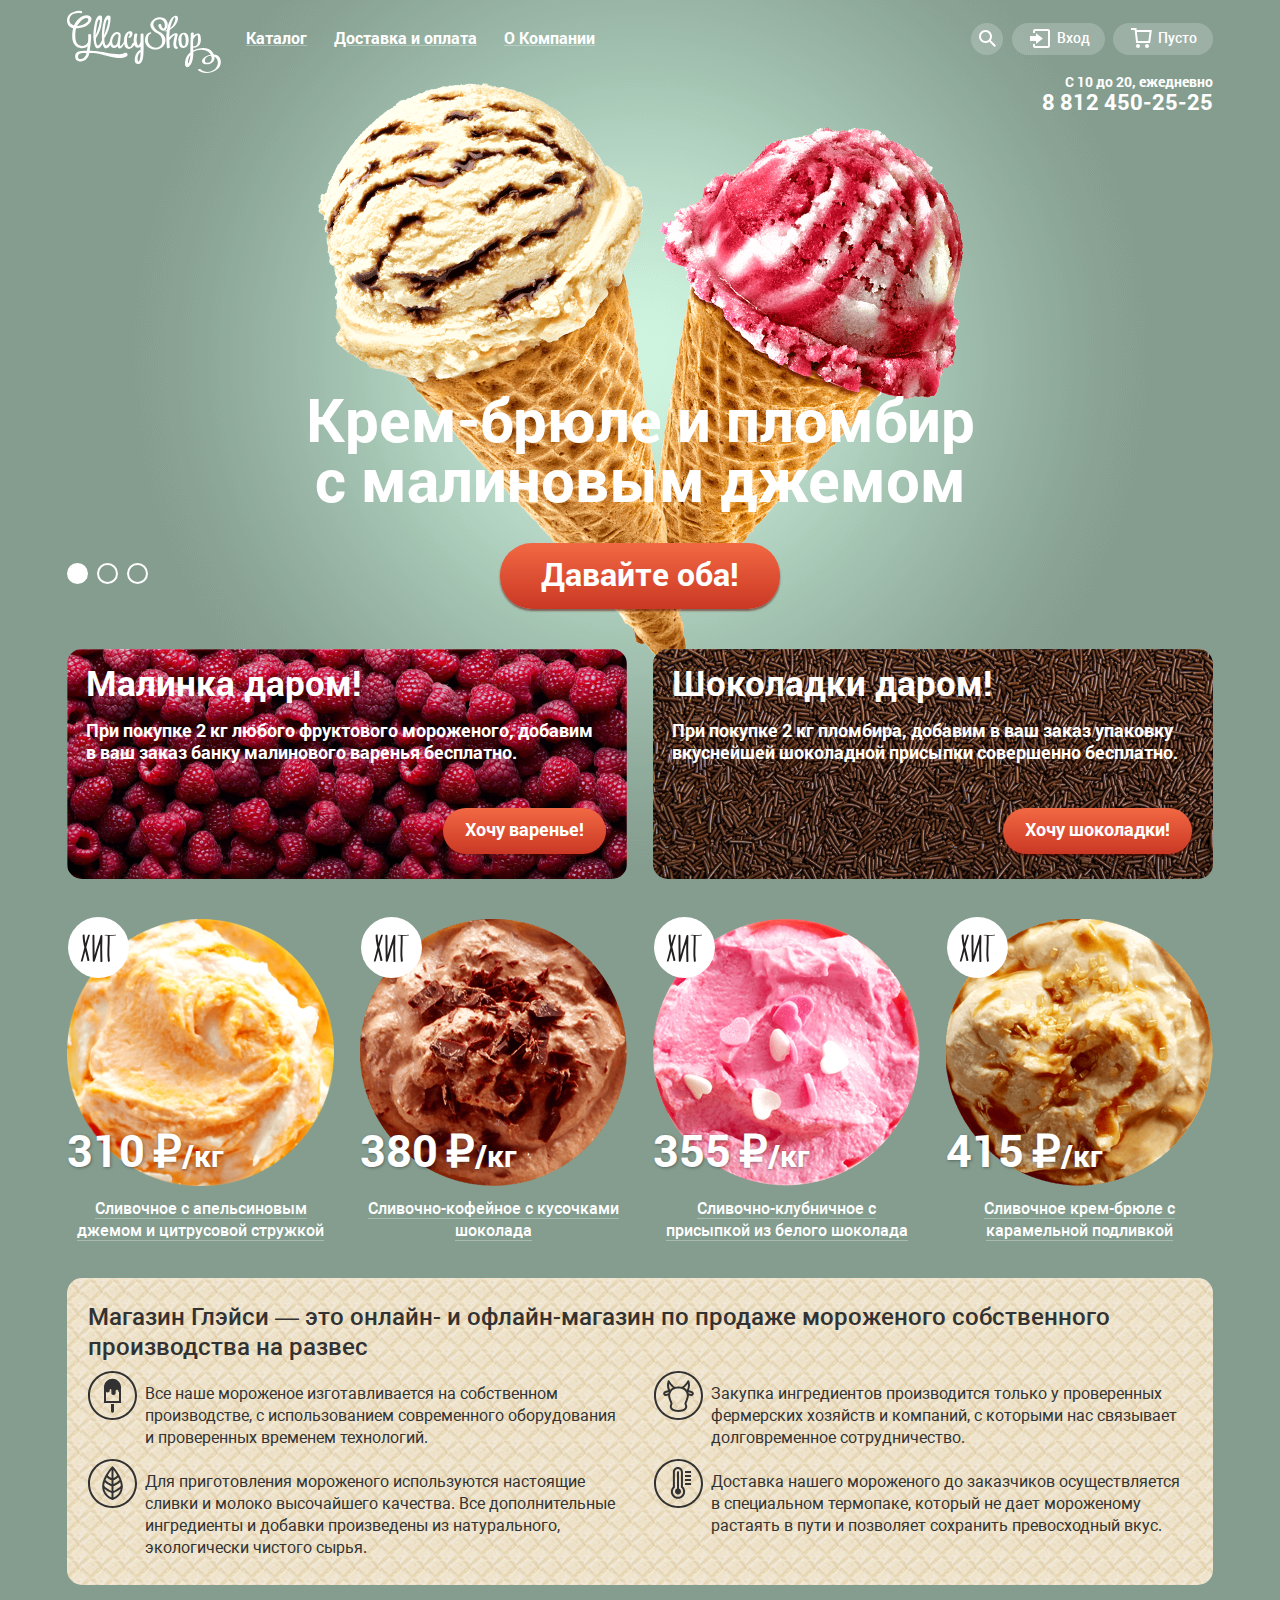
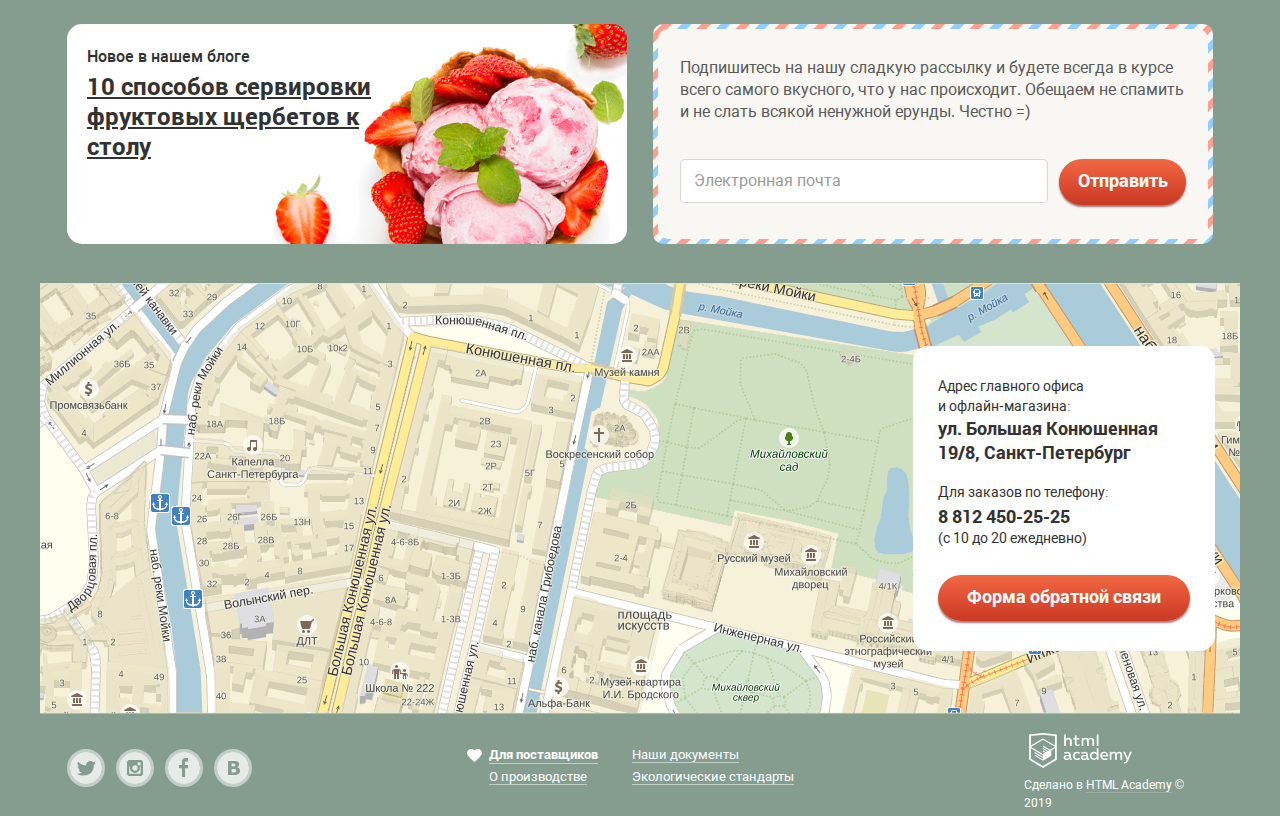
<file: index.html>
<!DOCTYPE html>
<html lang="ru">
<head>
  <meta charset="utf-8">
  <title>Gllacy Shop - магазин мороженого</title>
  <link href="css/normalize.css" rel="stylesheet" />
  <link href="css/style.min.css" rel="stylesheet" />
</head>
<body>
  <input id="slider-nav1" class="slider-nav-input visually-hidden" type="radio" name="bg-toggle" checked>
  <input id="slider-nav2" class="slider-nav-input visually-hidden" type="radio" name="bg-toggle">
  <input id="slider-nav3" class="slider-nav-input visually-hidden" type="radio" name="bg-toggle">
  <div class="background-holder">
    <header class="page-header">
      <div class="container">
        <nav class="main-navigation">
          <a class="page-header-logo">
            <img src="img/logo.svg" alt="Gllacy Shop" width="154" height="64">
          </a>
          <ul class="main-menu list-reset">
            <li class="main-menu-item"><a href="catalog.html">Каталог</a>
              <ul class="catalog-menu list-reset">
                <li class="catalog-menu-item catalog-menu-novelties"><a href="novelties.html">Новинки</a></li>
                <li class="catalog-menu-item"><a href="catalog.html">Сливочное</a></li>
                <li class="catalog-menu-item"><a href="catalog.html">Щербеты</a></li>
                <li class="catalog-menu-item"><a href="catalog.html">Фруктовый лёд</a></li>
                <li class="catalog-menu-item"><a href="catalog.html">Мелорин</a></li>
              </ul>
            </li>
            <li class="main-menu-item"><a href="delivery.html">Доставка и оплата</a></li>
            <li class="main-menu-item"><a href="about.html">О Компании</a></li>
          </ul>
          <section class="main-navigation-search" tabindex="0">
            <h2 class="visually-hidden">Поиск</h2>
            <!--Форма поиска-->
            <a class="main-navigation-search-link" href="search.html">Поиск</a>
            <div class="popup popup-search">
              <form action="https://echo.htmlacademy.ru" method="GET">
                <input type="text" name="search" aria-label="Поле поиска" placeholder="Что ищем?">
              </form>
            </div>
          </section>
          <section class="main-navigation-login" tabindex="0">
            <h2 class="visually-hidden">Вход</h2>
            <a class="main-navigation-login-link" href="login.html">Вход</a>
            <div class="popup popup-login">
              <!--Форма входа-->
              <form action="https://echo.htmlacademy.ru" method="post">
                <p>
                  <label class="visually-hidden" for="user-email">
                    Электронная почта
                  </label>
                  <input id="user-email" type="email" name="user-email" placeholder="Электронная почта">
                </p>
                <p>
                  <label class="visually-hidden" for="user-password">
                    Пароль
                  </label>
                  <input id="user-password" type="password" name="user-password" placeholder="Пароль">
                </p>
                <button class="button" type="submit">Войти</button>
                <div class="popup-login-links">
                  <a class="popup-login-link" href="forget-password.html">Забыли пароль?</a>
                  <a class="popup-login-link" href="registration.html">Новая регистрация</a>
                </div>
              </form>
            </div>
          </section>
          <div class="main-navigation-cart cart-empty" tabindex="0">
          <a class="main-navigation-cart-link" href="cart.html" aria-label="Корзина пуста">Пусто</a>
          </div>
        </nav>
        <address class="page-header-contacts">
          <span class="page-header-worktime">С 10 до 20, ежедневно</span>
          <a href="tel:+78124502525">8 812 450-25-25</a>
        </address>
      </div>
    </header>
    <main>
      <div class="container">
        <h1 class="visually-hidden">Магазин мороженого Gllacy Shop</h1>
        <section class="slider">
          <h2 class="visually-hidden">Слайдер</h2>
          <ul class="slider-list list-reset">
            <li id="slide1" class="slider-item slide-1">
              <h3>Крем-брюле и пломбир с малиновым джемом</h3>
              <a href="#" class="button">Давайте оба!</a>
            </li>
            <li id="slide2" class="slider-item slide-2">
              <h3>Шоколадный пломбир и лимонный сорбет</h3>
              <a href="#" class="button">Давайте оба!</a>
            </li>
            <li id="slide3" class="slider-item slide-3">
              <h3>Пломбир с помадкой и клубничный щербет</h3>
              <a href="#" class="button">Давайте оба!</a>
            </li>
          </ul>
          <ul class="slider-nav list-reset">
            <li class="slider-nav-item">
              <label for="slider-nav1" tabindex="0">
                <span class="visually-hidden">
                  Первый слайд
                </span>
              </label>
            </li>
            <li class="slider-nav-item">
              <label for="slider-nav2" tabindex="0">
                <span class="visually-hidden">
                  Второй слайд
                </span>
              </label>
            </li>
            <li class="slider-nav-item">
              <label for="slider-nav3" tabindex="0">
                <span class="visually-hidden">
                  Третий слайд
                </span>
              </label>
            </li>
          </ul>
        </section>
        <section class="promo">
          <h2 class="visually-hidden">Акции</h2>
          <div class="promo-item promo-rasp">
            <h3>Малинка даром!</h3>
            <p>При покупке 2 кг любого фруктового мороженого, добавим в ваш заказ банку малинового варенья бесплатно.</p>
            <a href="#" class="button">Хочу варенье!</a>
          </div>
          <div class="promo-item promo-chock">
            <h3>Шоколадки даром!</h3>
            <p>При покупке 2 кг пломбира, добавим в ваш заказ упаковку вкуснейшей шоколадной присыпки совершенно бесплатно.</p>
            <a href="#" class="button">Хочу шоколадки!</a>
          </div>
        </section>
        <section class="featured-products">
          <h2 class="visually-hidden">Избранные товары</h2>
          <ul class="catalog-grid list-reset">
            <li class="catalog-grid-item catalog-item-hit">
              <h3>
                <a class="catalog-grid-item-link" href="product.html">
                  Сливочное с апельсиновым джемом и цитрусовой стружкой
                </a>
              </h3>
              <img src="img/product1.png"
                width="267"
                height="267"
                alt="Сливочное с апельсиновым джемом и цитрусовой стружкой">
              <p class="catalog-grid-item-price">310 <span class="price-currency">₽<small>/кг</small></span></p>
              <div class="catalog-hover-effect">
                <a class="button" href="product.html">Быстрый просмотр</a>
              </div>
            </li>
            <li class="catalog-grid-item catalog-item-hit">
              <h3>
                <a class="catalog-grid-item-link" href="product.html">
                  Сливочно-кофейное с кусочками шоколада
                </a>
              </h3>
              <img src="img/product2.png"
                width="267"
                height="267"
                alt="Сливочно-кофейное с кусочками шоколада">
              <p class="catalog-grid-item-price">380 <span class="price-currency">₽<small>/кг</small></span></p>
              <div class="catalog-hover-effect">
                <a class="button" href="product.html">Быстрый просмотр</a>
              </div>
            </li>
            <li class="catalog-grid-item catalog-item-hit">
              <h3>
                <a class="catalog-grid-item-link" href="product.html">
                  Сливочно-клубничное с присыпкой из белого шоколада
                </a>
              </h3>
              <img src="img/product3.png"
                width="267"
                height="267"
                alt="Сливочно-клубничное с присыпкой из белого шоколада">
              <p class="catalog-grid-item-price">355 <span class="price-currency">₽<small>/кг</small></span></p>
              <div class="catalog-hover-effect">
                <a class="button" href="product.html">Быстрый просмотр</a>
              </div>
            </li>
            <li class="catalog-grid-item catalog-item-hit">
              <h3>
                <a class="catalog-grid-item-link" href="product.html">
                  Сливочное крем-брюле с карамельной подливкой
                </a>
              </h3>
              <img src="img/product4.png"
                width="267"
                height="267"
                alt="Сливочное крем-брюле с карамельной подливкой">
              <p class="catalog-grid-item-price">415 <span class="price-currency">₽<small>/кг</small></span></p>
              <div class="catalog-hover-effect">
                <a class="button" href="product.html">Быстрый просмотр</a>
              </div>
            </li>
          </ul>
        </section>
        <section class="features">
          <h2 class="visually-hidden">Особенности</h2>
          <p class="features-info">
            Магазин Глэйси — это онлайн- и офлайн-магазин по продаже
            мороженого собственного производства на развес
          </p>
          <ul class="features-list list-reset">
            <li class="features-list-icecream">
              Все наше мороженое изготавливается на собственном производстве,
              с использованием современного оборудования и проверенных временем технологий.
            </li>
            <li class="features-list-cow">
                Закупка ингредиентов  производится только у проверенных фермерских хозяйств и
                компаний,
                с которыми нас связывает долговременное сотрудничество.
              </li>
            <li class="features-list-leave">
              Для приготовления мороженого используются настоящие сливки и молоко высочайшего
              качества.
              Все дополнительные ингредиенты и добавки произведены из натурального,
              экологически чистого сырья.
            </li>
            <li class="features-list-termo">
              Доставка нашего мороженого до заказчиков осуществляется в специальном термопаке,
              который не дает мороженому растаять в пути и позволяет сохранить превосходный вкус.
            </li>
          </ul>
        </section>
        <div class="article-subscr-wrapper">
          <article class="article">
            <h2>Новое в нашем блоге</h2>
            <a href="blog.html">
              10 способов сервировки
              фруктовых щербетов к
              столу
            </a>
          </article>
          <div class="subscr-background-wrapper">
            <section class="subscription">
              <h2 class="visually-hidden">Подписка</h2>
              <p class="subscription-info">
                Подпишитесь на нашу сладкую рассылку и будете всегда в курсе всего самого вкусного,
                что у нас происходит. Обещаем не спамить и не слать всякой ненужной ерунды. Честно =)
              </p>
              <!--Форма подписки-->
              <form class="subscription-form" action="https://echo.htmlacademy.ru" method="POST">
                <label class="visually-hidden" for="subscribtion-email">
                  Электронная почта
                </label>
                <input type="email" name="subscribtion-email" id="subscribtion-email" placeholder="Электронная почта">
                <button class="button" type="submit">Отправить</button>
              </form>
            </section>
          </div>
        </div>
      </div>
      <section class="map">
        <h2 class="visually-hidden">Карта</h2>
        <div class="maps-wrapper">
          <img src="img/map.png" alt="Карта" width="1200" height="430">
          <div id="map" style="width: 100%; height: 430px">
        </div>
        </div>
        <!-- <iframe class="js-off" src="https://yandex.ru/map-widget/v1/-/CCQ8UW1n" allowfullscreen="" width="1200" height="430"></iframe> -->
        <div class="container">
          <address class="map-contacts">
            <p>Адрес&nbsp;главного&nbsp;офиса и&nbsp;офлайн&#8209;магазина:
              <span class="map-address">ул.&nbsp;Большая&nbsp;Конюшенная 19/8,&nbsp;Санкт-Петербург</span>
            </p>
            <p>Для&nbsp;заказов&nbsp;по&nbsp;телефону:
              <a class="map-phone" href="tel:+78124502525">8&nbsp;812&nbsp;450-25-25</a>
              <span class="map-worktime">(с&nbsp;10&nbsp;до&nbsp;20&nbsp;ежедневно)</span>
            </p>
            <a href="contacts.html" class="button map-contacts-button">Форма обратной связи</a>
          </address>
        </div>
      </section>
    </main>
    <footer class="page-footer">
      <div class="container">
        <ul class="page-footer-socials list-reset">
          <li><a class="tw-link" href="twitter.com"><span class="visually-hidden">Twitter</span></a></li>
          <li><a class="inst-link" href="instagramm.ru"><span class="visually-hidden">Instagramm</span></a></li>
          <li><a class="fb-link" href="facebook.com"><span class="visually-hidden">Facebook</span></a></li>
          <li><a class="vk-link" href="vk.ru"><span class="visually-hidden">Вконтакте</span></a></li>
        </ul>
        <ul class="page-footer-menu list-reset">
          <li class="page-footer-menu-vendors"><a href="#">Для поставщиков</a></li>
          <li><a href="#">Наши документы</a></li>
          <li><a href="#">О производстве</a></li>
          <li><a href="#">Экологические стандарты</a></li>
        </ul>
        <p class="page-footer-copyright">
          <a class="page-footer-copyright-logo" href="https://htmlacademy.ru/intensive/htmlcss">
            <img src="img/logo-htmlacademy-small.svg" width="108" height="38" alt="Логотип HTML Academy">
          </a>
          Сделано в <a class="page-footer-copyright-text-link" href="https://htmlacademy.ru/intensive/htmlcss">HTML Academy</a> &copy; 2019
        </p>
      </div>
    </footer>
    <section class="modal modal-feedback">
      <!-- <div class="modal-overlay"></div> -->
      <h2 class="visually-hidden">Форма обратной связи</h2>
      <p>Мы обязательно вам ответим!</p>
      <!--Форма обратной связи-->
      <form action="https://echo.htmlacademy.ru" method="post">
        <p>
          <label class="visually-hidden" for="feedback-name">
            Как вас зовут?
          </label>
          <input type="text" id="feedback-name" name="feedback-name" placeholder="Как вас зовут?">
        </p>
        <p>
          <label class="visually-hidden" for="feedback-email">
              Ваша почта для ответа?
          </label>
          <input type="email" id="feedback-email" name="feedback-email" placeholder="Ваша почта для ответа?">
        </p>
        <p>
          <label class="visually-hidden" for="feedback-text">
              Напишите что-нибудь...
          </label>
          <textarea id="feedback-text" name="feedback-text" placeholder="Напишите что-нибудь..." rows="5"></textarea>
        </p>
        <div class="button-aligner">
          <button type="submit" class="button">Отправить</button>
        </div>
      </form>
      <button class="modal-close" type="button"><span class="visually-hidden">Закрыть</span></button>
    </section>
  </div>
  <script src="https://api-maps.yandex.ru/2.1/?apikey=cdd788e9-fb0b-4f1b-8096-92674e52bed3&lang=ru_RU" type="text/javascript"></script>
  <script src="js/script.min.js"></script>
</body>
</html>
</file>
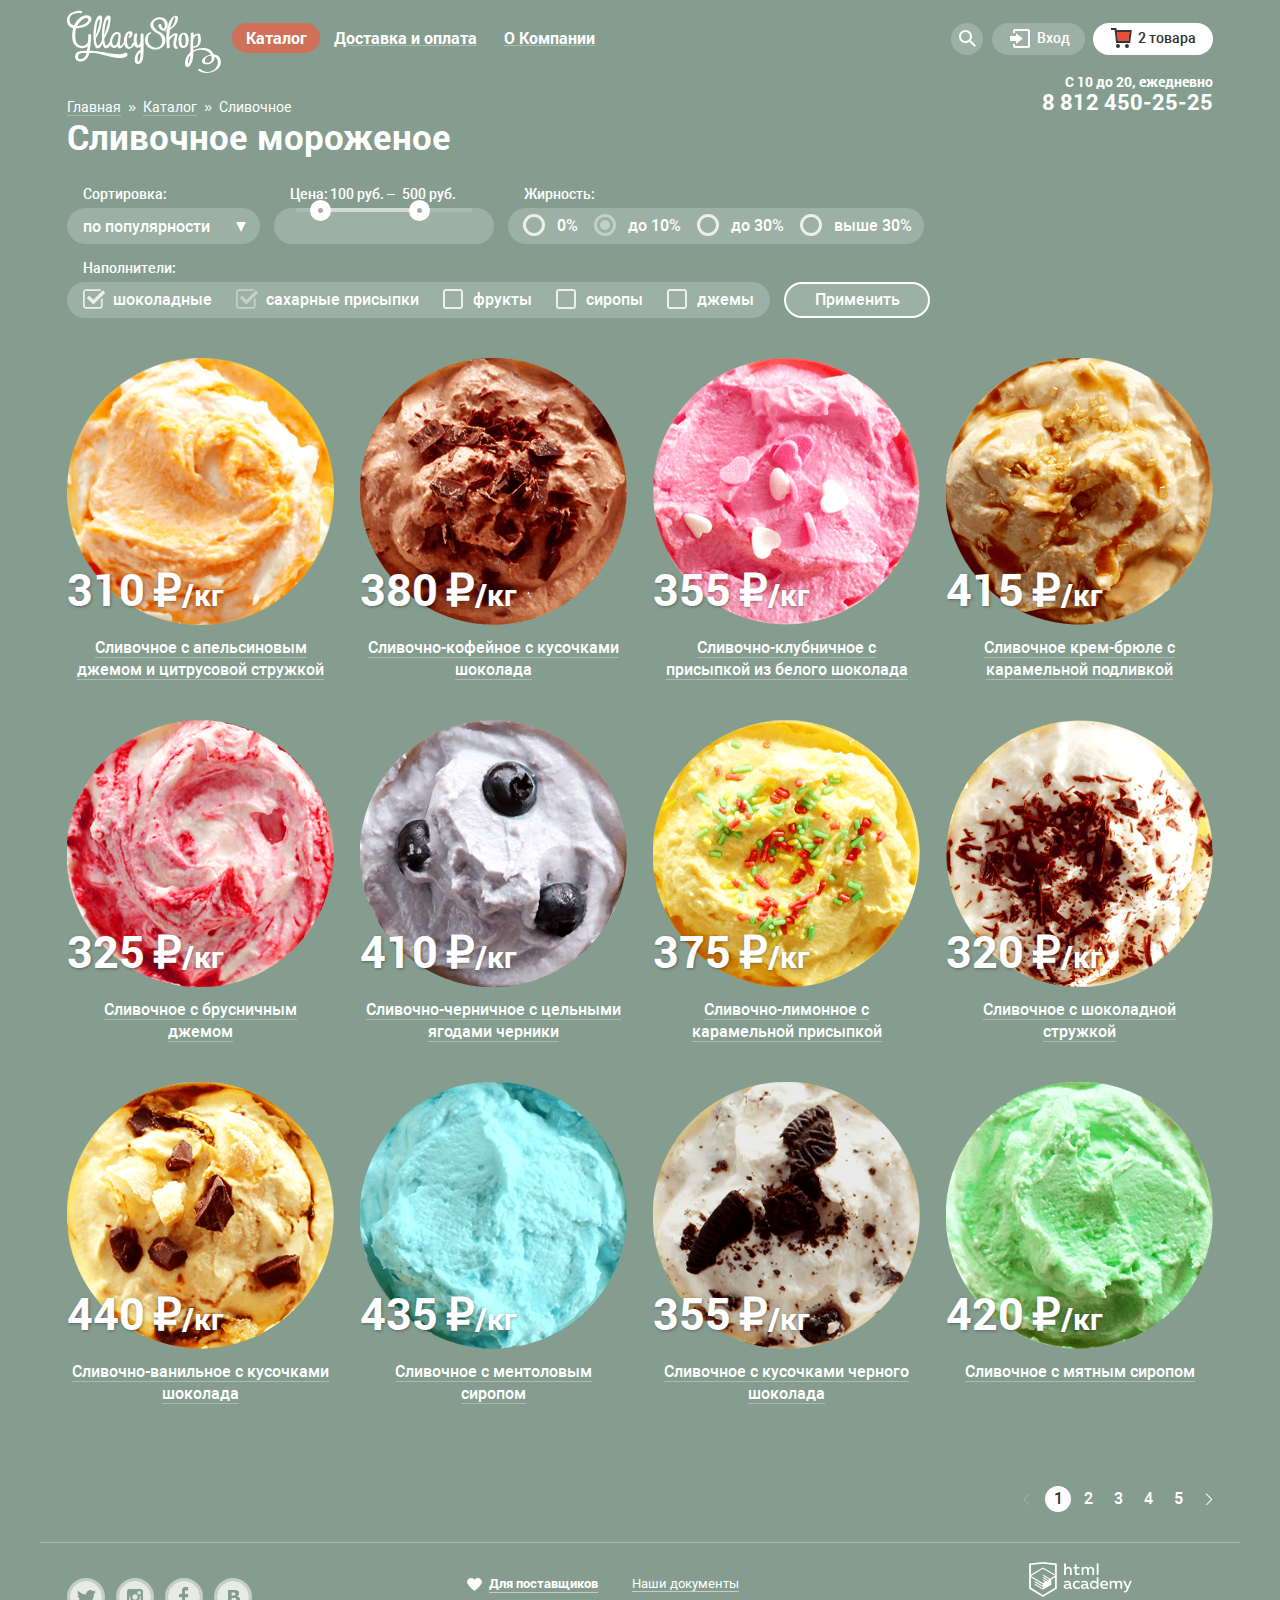
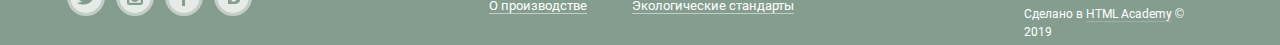
<file: catalog.html>
<!DOCTYPE html>
<html lang="ru">
<head>
  <meta charset="utf-8">
  <title>Gllacy Shop - магазин мороженого</title>
  <link href="css/normalize.css" rel="stylesheet" />
  <link href="css/style.min.css" rel="stylesheet" />
</head>
<body class="inner-page">
  <div class="background-holder">
    <header class="page-header">
      <div class="container">
        <nav class="main-navigation">
          <a class="page-header-logo" href="index.html">
            <img src="img/logo.svg" alt="Gllacy Shop" width="154" height="64">
          </a>
          <ul class="main-menu list-reset">
            <li class="main-menu-item main-menu-item-active"><a href="catalog.html">Каталог</a>
              <ul class="catalog-menu list-reset">
                <li class="catalog-menu-item catalog-menu-novelties"><a href="novelties.html">Новинки</a></li>
                <li class="catalog-menu-item catalog-menu-item-active"><a>Сливочное</a></li>
                <li class="catalog-menu-item"><a href="catalog.html">Щербеты</a></li>
                <li class="catalog-menu-item"><a href="catalog.html">Фруктовый лёд</a></li>
                <li class="catalog-menu-item"><a href="catalog.html">Мелорин</a></li>
              </ul>
            </li>
            <li class="main-menu-item"><a href="delivery.html">Доставка и оплата</a></li>
            <li class="main-menu-item"><a href="about.html">О Компании</a></li>
          </ul>
          <section class="main-navigation-search" tabindex="0">
            <h2 class="visually-hidden">Поиск</h2>
            <!--Форма поиска-->
            <a class="main-navigation-search-link" href="search.html">Поиск</a>
            <div class="popup popup-search">
              <form action="https://echo.htmlacademy.ru" method="GET">
                <input type="text" name="search" aria-label="Поле поиска" placeholder="Что ищем?">
              </form>
            </div>
          </section>
          <section class="main-navigation-login" tabindex="0">
            <h2 class="visually-hidden">Вход</h2>
            <a class="main-navigation-login-link" href="login.html">Вход</a>
            <div class="popup popup-login">
              <!--Форма входа-->
              <form action="https://echo.htmlacademy.ru" method="post">
                <p>
                  <label class="visually-hidden" for="user-email">
                    Электронная почта
                  </label>
                  <input id="user-email" type="email" name="user-email" placeholder="Электронная почта">
                </p>
                <p>
                  <label class="visually-hidden" for="user-password">
                    Пароль
                  </label>
                  <input id="user-password" type="password" name="user-password" placeholder="Пароль">
                </p>
                <button class="button" type="submit">Войти</button>
                <div class="popup-login-links">
                  <a class="popup-login-link" href="forget-password.html">Забыли пароль?</a>
                  <a class="popup-login-link" href="registration.html">Новая регистрация</a>
                </div>
              </form>
            </div>
          </section>
          <section class="main-navigation-cart cart-full" tabindex="0">
            <h2 class="visually-hidden">Корзина</h2>
            <a class="main-navigation-cart-link" href="cart.html" aria-label="В корзине 2 товара">2 товара</a>
            <div class="popup popup-cart">
              <form class="popup-cart-form" action="https://echo.htmlacademy.ru" method="POST">
                <table>
                  <tr class="visually-hidden">
                    <th>Кнопка удаления из корзины</th>
                    <th>Название товара</th>
                    <th>Количество и цена</th>
                    <th>Стоимость</th>
                  </tr>
                  <tr class="popup-cart-form-item">
                    <td class="popup-cart-form-item-del">
                      <input type="hidden" name="del_product" value="plombir-s-apelsinovim-dzhemom">
                      <button type="button">
                        <span class="visually-hidden">Удалить товар</span>
                      </button>
                    </td>
                    <td class="popup-cart-form-item-name">
                      <img src="img/product1-mini.png" alt="Пломбир с апельсиновым джемом" width="33" height="33">
                      Пломбир с апельсиновым джемом
                    </td>
                    <td class="popup-cart-form-item-amount-price">
                      <span class="popup-cart-form-item-amount">
                        1,5 кг
                      </span>
                      <span class="popup-cart-form-item-multi-mark">
                        &times;
                      </span>
                      <span class="popup-cart-form-item-price">
                          200 руб.
                      </span>
                    </td>
                    <td class="popup-cart-form-item-cost">
                      300 руб.
                    </td>
                  </tr>
                  <tr class="popup-cart-form-item">
                    <td class="popup-cart-form-item-del">
                      <input type="hidden" name="del_product" value="klubnichnyj-plombir-s-prisypkoj
                      iz-belogo-shokolada">
                      <button type="button">
                        <span class="visually-hidden">Удалить товар</span>
                      </button>
                    </td>
                    <td class="popup-cart-form-item-name">
                      <img src="img/product2-mini.png" alt="Пломбир с апельсиновым джемом" width="33" height="33">
                      Клубничный пломбир с присыпкой
                      из белого шоколада
                    </td>
                    <td class="popup-cart-form-item-amount-price">
                      <span class="popup-cart-form-item-amount">
                        1,5 кг
                      </span>
                      <span class="popup-cart-form-item-multi-mark">
                        &times;
                      </span>
                      <span class="popup-cart-form-item-price">
                          300 руб.
                      </span>
                    </td>
                    <td class="popup-cart-form-item-cost">
                      450 руб.
                    </td>
                  </tr>
                </table>
                <hr class="popup-cart-form-divider">
                <p class="popup-cart-form-total">Итого: 750 руб.</p>
                <button class="button popup-cart-form-button" type="submit">Оформить заказ</button>
              </form>
            </div>
          </section>
        </nav>
        <address class="page-header-contacts">
          <span class="page-header-worktime">С 10 до 20, ежедневно</span>
          <a href="tel:+78124502525">8 812 450-25-25</a>
        </address>
      </div>
    </header>
    <main class="container">
      <ul class="breadcrumbs list-reset">
        <li><a href="index.html">Главная</a></li>
        <li><a href="catalog.html">Каталог</a></li>
        <li>Сливочное</li>
      </ul>
      <h1 class="page-title">Сливочное мороженое</h1>
      <section class="filter">
        <h2 class="visually-hidden">
          Фильтр товаров
        </h2>
        <!--Фильтр-->
        <form action="https://echo.htmlacademy.ru" method="GET">
          <fieldset class="filter-item filter-sort">
            <legend class="filter-header">Сортировка:</legend>
            <div class="select-wrap">
              <select id="filter-sort" name="filter-sort">
                <option value="popular">по популярности</option>
                <option value="price">по цене</option>
                <option value="new">по новизне</option>
              </select>
            </div>
          </fieldset>
          <fieldset class="filter-item filter-price">
            <legend class="filter-header">Цена:</legend>
            <span class=" filter-header filter-price-range">
              <label class="filter-price-min">
                <input id="filter-price-min" type="text" value="100" name="filter-price-min"> руб.
              </label>
              <span style="vertical-align: top">&ndash;</span>
              <label class="filter-price-max">
                <input id="filter-price-max" type="text" value="500" name="filter-price-max"> руб.
              </label>
            </span>
            <div class="multi-range-wrap">
              <div class="multi-range">
                <div class="multi-range-out"></div>
                <div class="multi-range-inn">
                  <div class="multi-range-handler multi-range-handler-1"></div>
                  <div class="multi-range-handler multi-range-handler-2"></div>
                </div>
              </div>
            </div>
            <!--<input type="range" name="filter-price" id="filter-price" min="0" max="700" step="10">-->
          </fieldset>
          <fieldset class="filter-item filter-fat">
            <legend class="filter-header">Жирность:</legend>

            <input class="visually-hidden" id="filter-fat-0" type="radio" name="filter-fat" value="0">
            <label for="filter-fat-0">0%</label>

            <input class="visually-hidden" id="filter-fat-to10" type="radio" name="filter-fat" value="to10" checked disabled>
            <label for="filter-fat-to10">до 10%</label>

            <input class="visually-hidden" id="filter-fat-to30" type="radio" name="filter-fat" value="to30">
            <label for="filter-fat-to30">до 30%</label>

            <input class="visually-hidden" id="filter-fat-from30" type="radio" name="filter-fat" value="from30">
            <label for="filter-fat-from30">выше 30%</label>
          </fieldset>
          <fieldset class="filter-item filter-fillers">
            <legend class="filter-header">Наполнители:</legend>

            <input class="visually-hidden" id="filter-fillers-chock" type="checkbox" name="filter-fillers-chock" checked>
            <label for="filter-fillers-chock">шоколадные</label>

            <input class="visually-hidden" id="filter-fillers-sugar" type="checkbox" name="filter-fillers-sugar" disabled checked>
            <label for="filter-fillers-sugar">сахарные присыпки</label>

            <input class="visually-hidden" id="filter-fillers-fruits" type="checkbox" name="filter-fillers-fruits">
            <label for="filter-fillers-fruits">фрукты</label>

            <input class="visually-hidden" id="filter-fillers-syrup" type="checkbox" name="filter-fillers-syrup">
            <label for="filter-fillers-syrup">сиропы</label>

            <input class="visually-hidden" id="filter-fillers-jam" type="checkbox" name="filter-fillers-jam">
            <label for="filter-fillers-jam">джемы</label>

          </fieldset>
          <button type="submit">Применить</button>
        </form>
      </section>
      <section class="catalog-search-result">
        <h2 class="visually-hidden">Каталог: результаты поиска</h2>
        <ul class="catalog-grid list-reset">
          <li class="catalog-grid-item">
            <h3>
              <a class="catalog-grid-item-link" href="product.html">
                Сливочное с апельсиновым джемом и цитрусовой стружкой
              </a>
            </h3>
            <img src="img/product1.png"
              width="267"
              height="267"
              alt="Сливочное с апельсиновым джемом и цитрусовой стружкой">
            <p class="catalog-grid-item-price">310 <span class="price-currency">₽<small>/кг</small></span></p>
            <div class="catalog-hover-effect">
              <a class="button" href="product.html">Быстрый просмотр</a>
            </div>
          </li>
          <li class="catalog-grid-item">
            <h3>
              <a  class="catalog-grid-item-link" href="product.html">
                Сливочно-кофейное с кусочками шоколада
              </a>
            </h3>
            <img src="img/product2.png"
              width="267"
              height="267"
              alt="Сливочно-кофейное с кусочками шоколада">
            <p class="catalog-grid-item-price">380 <span class="price-currency">₽<small>/кг</small></span></p>
            <div class="catalog-hover-effect">
              <a class="button" href="product.html">Быстрый просмотр</a>
            </div>
          </li>
          <li class="catalog-grid-item">
            <h3>
              <a  class="catalog-grid-item-link" href="product.html">
                Сливочно-клубничное с присыпкой из белого шоколада
              </a>
            </h3>
            <img src="img/product3.png"
              width="267"
              height="267"
              alt="Сливочно-клубничное с присыпкой из белого шоколада">
            <p class="catalog-grid-item-price">355 <span class="price-currency">₽<small>/кг</small></span></p>
            <div class="catalog-hover-effect">
              <a class="button" href="product.html">Быстрый просмотр</a>
            </div>
          </li>
          <li class="catalog-grid-item">
            <h3>
              <a  class="catalog-grid-item-link" href="product.html">
                Сливочное крем-брюле с карамельной подливкой
              </a>
            </h3>
            <img src="img/product4.png"
              width="267"
              height="267"
              alt="Сливочное крем-брюле с карамельной подливкой">
            <p class="catalog-grid-item-price">415 <span class="price-currency">₽<small>/кг</small></span></p>
            <div class="catalog-hover-effect">
              <a class="button" href="product.html">Быстрый просмотр</a>
            </div>
          </li>
          <li class="catalog-grid-item">
            <h3>
              <a  class="catalog-grid-item-link" href="product.html">
                Сливочное с брусничным джемом
              </a>
            </h3>
            <img src="img/product5.png"
              width="267"
              height="267"
              alt="Сливочное с брусничным джемом">
            <p class="catalog-grid-item-price">325 <span class="price-currency">₽<small>/кг</small></span></p>
            <div class="catalog-hover-effect">
              <a class="button" href="product.html">Быстрый просмотр</a>
            </div>
          </li>
          <li class="catalog-grid-item">
            <h3>
              <a  class="catalog-grid-item-link" href="product.html">
                Сливочно-черничное с цельными ягодами черники
              </a>
            </h3>
            <img src="img/product6.png"
              width="267"
              height="267"
              alt="Сливочно-черничное с цельными ягодами черники ">
            <p class="catalog-grid-item-price">410 <span class="price-currency">₽<small>/кг</small></span></p>
            <div class="catalog-hover-effect">
              <a class="button" href="product.html">Быстрый просмотр</a>
            </div>
          </li>
          <li class="catalog-grid-item">
            <h3>
              <a  class="catalog-grid-item-link" href="product.html">
                Сливочно-лимонное с карамельной присыпкой
              </a>
            </h3>
            <img src="img/product7.png"
              width="267"
              height="267"
              alt="Сливочно-лимонное с карамельной присыпкой">
            <p class="catalog-grid-item-price">375 <span class="price-currency">₽<small>/кг</small></span></p>
            <div class="catalog-hover-effect">
              <a class="button" href="product.html">Быстрый просмотр</a>
            </div>
          </li>
          <li class="catalog-grid-item">
            <h3>
              <a  class="catalog-grid-item-link" href="product.html">
                Сливочное с шоколадной стружкой
              </a>
            </h3>
            <img src="img/product8.png"
              width="267"
              height="267"
              alt="Сливочное с шоколадной стружкой">
            <p class="catalog-grid-item-price">320 <span class="price-currency">₽<small>/кг</small></span></p>
            <div class="catalog-hover-effect">
              <a class="button" href="product.html">Быстрый просмотр</a>
            </div>
          </li>
          <li class="catalog-grid-item">
            <h3>
              <a  class="catalog-grid-item-link" href="product.html">
                Сливочно-ванильное с кусочками шоколада
              </a>
            </h3>
            <img src="img/product9.png"
              width="267"
              height="267"
              alt="Сливочно-ванильное с кусочками шоколада">
            <p class="catalog-grid-item-price">440 <span class="price-currency">₽<small>/кг</small></span></p>
            <div class="catalog-hover-effect">
              <a class="button" href="product.html">Быстрый просмотр</a>
            </div>
          </li>
          <li class="catalog-grid-item">
            <h3>
              <a  class="catalog-grid-item-link" href="product.html">
                Сливочноe с ментоловым сиропом
              </a>
            </h3>
            <img src="img/product10.png"
              width="267"
              height="267"
              alt="Сливочноe с ментоловым сиропом">
            <p class="catalog-grid-item-price">435 <span class="price-currency">₽<small>/кг</small></span></p>
            <div class="catalog-hover-effect">
              <a class="button" href="product.html">Быстрый просмотр</a>
            </div>
          </li>
          <li class="catalog-grid-item">
            <h3>
              <a  class="catalog-grid-item-link" href="product.html">
                Сливочное с кусочками черного шоколада
              </a>
            </h3>
            <img src="img/product11.png"
              width="267"
              height="267"
              alt="Сливочное с кусочками черного шоколада">
            <p class="catalog-grid-item-price">355 <span class="price-currency">₽<small>/кг</small></span></p>
            <div class="catalog-hover-effect">
              <a class="button" href="product.html">Быстрый просмотр</a>
            </div>
          </li>
          <li class="catalog-grid-item">
            <h3>
              <a  class="catalog-grid-item-link" href="product.html">
                Сливочное с мятным сиропом
              </a>
            </h3>
            <img src="img/product12.png"
              width="267"
              height="267"
              alt="Сливочное с мятным сиропом">
            <p class="catalog-grid-item-price">420 <span class="price-currency">₽<small>/кг</small></span></p>
            <div class="catalog-hover-effect">
              <a class="button" href="product.html">Быстрый просмотр</a>
            </div>
          </li>
        </ul>
      </section>
      <ul class="pagination list-reset">
        <li class="pagination-item pagination-item-back pagination-item-disabled">
          <a><span class="visually-hidden">Назад</span></a>
        </li>
        <li class="pagination-item pagination-item-current"><a>1</a></li>
        <li class="pagination-item"><a href="catalog.html">2</a></li>
        <li class="pagination-item"><a href="catalog.html">3</a></li>
        <li class="pagination-item"><a href="catalog.html">4</a></li>
        <li class="pagination-item"><a href="catalog.html">5</a></li>
        <li class="pagination-item pagination-item-forward">
          <a href="catalog.html">
            <span class="visually-hidden">Вперёд</span>
          </a>
        </li>
      </ul>
    </main>
    <footer class="page-footer">
      <div class="container">
        <ul class="page-footer-socials list-reset">
          <li><a class="tw-link" href="twitter.com"><span class="visually-hidden">Twitter</span></a></li>
          <li><a class="inst-link" href="instagramm.ru"><span class="visually-hidden">Instagramm</span></a></li>
          <li><a class="fb-link" href="facebook.com"><span class="visually-hidden">Facebook</span></a></li>
          <li><a class="vk-link" href="vk.ru"><span class="visually-hidden">Вконтакте</span></a></li>
        </ul>
        <ul class="page-footer-menu list-reset">
          <li class="page-footer-menu-vendors"><a href="#">Для поставщиков</a></li>
          <li><a href="#">Наши документы</a></li>
          <li><a href="#">О производстве</a></li>
          <li><a href="#">Экологические стандарты</a></li>
        </ul>
        <p class="page-footer-copyright">
          <a class="page-footer-copyright-logo" href="https://htmlacademy.ru/intensive/htmlcss">
            <img src="img/logo-htmlacademy-small.svg" width="108" height="39" alt="Логотип HTML Academy">
          </a>
          Сделано в <a class="page-footer-copyright-text-link" href="https://htmlacademy.ru/intensive/htmlcss">HTML Academy</a> &copy; 2019
        </p>
      </div>
    </footer>
  </div>
</body>
</html>
</file>
<file: css/style.min.css>
@font-face{font-style:normal;font-weight:400;font-family:"Roboto";src:url(../font/roboto.woff2) format("woff2"),url(../font/roboto.woff) format("woff")}@font-face{font-style:normal;font-weight:500;font-family:"Roboto";src:url(../font/robotomedium.woff2) format("woff2"),url(../font/robotomedium.woff) format("woff")}@font-face{font-style:normal;font-weight:700;font-family:"Roboto";src:url(../font/robotobold.woff2) format("woff2"),url(../font/robotobold.woff) format("woff")}*,::before,::after{-webkit-box-sizing:inherit;box-sizing:inherit}body{-webkit-box-sizing:border-box;box-sizing:border-box;min-width:1200px;font-weight:400;font-size:16px;line-height:22px;font-family:"Roboto","Arial",sans-serif;color:#fff}.inner-page .main{font-weight:500}a{text-decoration:none}img{max-width:100%;height:auto}.background-holder{width:100%;background-color:#849d8f;background-image:url(../img/slide1.png);background-repeat:no-repeat;background-position:center top}#slider-nav1:checked~.background-holder{background-color:#849d8f;background-image:url(../img/slide1.png)}#slider-nav2:checked~.background-holder{background-color:#8996a6;background-image:url(../img/slide2.png)}#slider-nav3:checked~.background-holder{background-color:#9d8b84;background-image:url(../img/slide3.png)}.inner-page .background-holder{background-image:none}.container{width:1200px;margin:0 auto;padding:0 27px}.visually-hidden{position:absolute;z-index:-1;width:0;height:0;margin:0;padding:0;overflow:hidden;border:0}.list-reset{margin:0;padding:0;list-style:none}.button{display:block;padding-top:9px;padding-right:18px;padding-bottom:13px;padding-left:18px;font-weight:700;font-size:18px;line-height:24px;text-align:center;color:#fff;background-image:-webkit-gradient(linear,left bottom,left top,from(#ca3824),to(#f26843));background-image:linear-gradient(to top,#ca3824,#f26843);border:0;border-radius:23px;-webkit-box-shadow:0 2px 2px 0 rgba(85,8,0,.54);box-shadow:0 2px 2px 0 rgba(85,8,0,.54);cursor:pointer}.button:hover,.button:focus{background-image:-webkit-gradient(linear,left bottom,left top,from(#e74a35),to(#f26843)),-webkit-gradient(linear,left top,left bottom,from(rgba(255,255,255,.2)),to(rgba(255,255,255,.2)));background-image:linear-gradient(to top,#e74a35,#f26843),linear-gradient(to bottom,rgba(255,255,255,.2),rgba(255,255,255,.2));-webkit-box-shadow:0 1px 2px 0 #ac1000;box-shadow:0 1px 2px 0 #ac1000}.button:active{background-image:-webkit-gradient(linear,left top,left bottom,from(#e74a35),to(#f26843)),-webkit-gradient(linear,left top,left bottom,from(rgba(0,0,0,.07)),to(rgba(0,0,0,.07)));background-image:linear-gradient(to bottom,#e74a35,#f26843),linear-gradient(to bottom,rgba(0,0,0,.07),rgba(0,0,0,.07));-webkit-box-shadow:inset 0 2px 2px 0 #942718;box-shadow:inset 0 2px 2px 0 #942718}@-webkit-keyframes bounce{0%{-webkit-transform:translateY(-2000px);transform:translateY(-2000px)}70%{-webkit-transform:translateY(30px);transform:translateY(30px)}90%{-webkit-transform:translateY(-10px);transform:translateY(-10px)}to{-webkit-transform:translateY(0);transform:translateY(0)}}@keyframes bounce{0%{-webkit-transform:translateY(-2000px);transform:translateY(-2000px)}70%{-webkit-transform:translateY(30px);transform:translateY(30px)}90%{-webkit-transform:translateY(-10px);transform:translateY(-10px)}to{-webkit-transform:translateY(0);transform:translateY(0)}}@-webkit-keyframes shake{0%,to{-webkit-transform:translateX(0);transform:translateX(0)}10%,30%,50%,70%,90%{-webkit-transform:translateX(-10px);transform:translateX(-10px)}20%,40%,60%,80%{-webkit-transform:translateX(10px);transform:translateX(10px)}}@keyframes shake{0%,to{-webkit-transform:translateX(0);transform:translateX(0)}10%,30%,50%,70%,90%{-webkit-transform:translateX(-10px);transform:translateX(-10px)}20%,40%,60%,80%{-webkit-transform:translateX(10px);transform:translateX(10px)}}.popup,.modal{z-index:10;display:none;color:#323232;background-color:#f8f7f4;border-radius:5px;-webkit-box-shadow:0 20px 20px 0 rgba(0,0,0,.4);box-shadow:0 20px 20px 0 rgba(0,0,0,.4)}.modal{border-radius:10px}.popup input[type=text],.popup input[type=password],.popup input[type=email],.popup input[type=search],.popup textarea,.modal input[type=text],.modal input[type=password],.modal input[type=email],.modal input[type=search],.modal textarea{font-weight:700;font-size:14px;line-height:24px;color:#323232;background-color:#fff;border:1px solid rgba(178,178,178,.52);border-radius:5px}.popup input[type=text],.popup input[type=password],.popup input[type=email],.popup input[type=search],.modal input[type=text],.modal input[type=password],.modal input[type=email],.modal input[type=search]{height:44px}.popup input[type=text]::-webkit-input-placeholder,.popup input[type=password]::-webkit-input-placeholder,.popup input[type=email]::-webkit-input-placeholder,.popup input[type=search]::-webkit-input-placeholder,.popup textarea::-webkit-input-placeholder,.modal input[type=text]::-webkit-input-placeholder,.modal input[type=password]::-webkit-input-placeholder,.modal input[type=email]::-webkit-input-placeholder,.modal input[type=search]::-webkit-input-placeholder,.modal textarea::-webkit-input-placeholder{color:#999;font-weight:400}.popup input[type=text]:-ms-input-placeholder,.popup input[type=password]:-ms-input-placeholder,.popup input[type=email]:-ms-input-placeholder,.popup input[type=search]:-ms-input-placeholder,.popup textarea:-ms-input-placeholder,.modal input[type=text]:-ms-input-placeholder,.modal input[type=password]:-ms-input-placeholder,.modal input[type=email]:-ms-input-placeholder,.modal input[type=search]:-ms-input-placeholder,.modal textarea:-ms-input-placeholder{color:#999;font-weight:400}.popup input[type=text]::-ms-input-placeholder,.popup input[type=password]::-ms-input-placeholder,.popup input[type=email]::-ms-input-placeholder,.popup input[type=search]::-ms-input-placeholder,.popup textarea::-ms-input-placeholder,.modal input[type=text]::-ms-input-placeholder,.modal input[type=password]::-ms-input-placeholder,.modal input[type=email]::-ms-input-placeholder,.modal input[type=search]::-ms-input-placeholder,.modal textarea::-ms-input-placeholder{color:#999;font-weight:400}.popup input[type=text]::placeholder,.popup input[type=password]::placeholder,.popup input[type=email]::placeholder,.popup input[type=search]::placeholder,.popup textarea::placeholder,.modal input[type=text]::placeholder,.modal input[type=password]::placeholder,.modal input[type=email]::placeholder,.modal input[type=search]::placeholder,.modal textarea::placeholder{color:#999;font-weight:400}.popup input[type=text]:hover,.popup input[type=password]:hover,.popup input[type=email]:hover,.popup input[type=search]:hover,.popup textarea:hover,.modal input[type=text]:hover,.modal input[type=password]:hover,.modal input[type=email]:hover,.modal input[type=search]:hover,.modal textarea:hover{border-color:rgba(154,154,154,.52);-webkit-box-shadow:inset 0 0 0 1px rgba(154,154,154,.52);box-shadow:inset 0 0 0 1px rgba(154,154,154,.52)}.popup input[type=text]:focus,.popup input[type=password]:focus,.popup input[type=email]:focus,.popup input[type=search]:focus,.popup textarea:focus,.modal input[type=text]:focus,.modal input[type=password]:focus,.modal input[type=email]:focus,.modal input[type=search]:focus,.modal textarea:focus{border-color:rgba(46,136,228,.52);outline:0;-webkit-box-shadow:inset 0 0 0 1px rgba(46,136,228,.52);box-shadow:inset 0 0 0 1px rgba(46,136,228,.52)}.popup a{color:#323232;border-bottom:1px solid rgba(50,50,50,.3)}.popup a:hover,.popup a:focus,.popup a:active{color:#e84d37;border-bottom:1px solid rgba(232,77,55,.3)}.modal-close{position:absolute;top:15px;right:16px;width:18px;height:17px;background:url(../img/x-big.svg) no-repeat center;border:0;cursor:pointer}.modal-show{display:block;-webkit-animation:bounce .6s;animation:bounce .6s}.modal-error{-webkit-animation:shake .6s;animation:shake .6s}.page-header .container{position:relative}.main-navigation{display:-webkit-box;display:-ms-flexbox;display:flex}.page-header-logo{display:block;-ms-flex-negative:0;flex-shrink:0;width:154px;height:64px;margin-top:10px;margin-right:11px}.main-menu{display:-webkit-box;display:-ms-flexbox;display:flex;-ms-flex-wrap:wrap;flex-wrap:wrap;-webkit-box-align:start;-ms-flex-align:start;align-items:flex-start}.main-menu-item{position:relative;-ms-flex-negative:0;flex-shrink:0;padding-top:23px;padding-bottom:17px}.main-menu-item>a{display:block;padding-top:6px;padding-right:13px;padding-bottom:6px;padding-left:14px;font-weight:700;line-height:18px;color:#fff;-webkit-text-decoration:underline rgba(255,255,255,.3);text-decoration:underline rgba(255,255,255,.3);border-radius:16px}.main-menu-item:hover>a,.main-menu-item>a:focus{color:#333;text-decoration:none;background-color:#f7f6f3}.main-menu-item>a:active{color:#333;text-decoration:none;background-color:#ededed;-webkit-box-shadow:inset 0 2px 1px 0 #696969;box-shadow:inset 0 2px 1px 0 #696969}.main-menu-item-active>a{color:#fff;text-decoration:none;background-color:#d07058}.catalog-menu{position:absolute;top:calc(100% - 10px);left:-8px;z-index:3;display:none;min-width:143px;overflow:hidden;color:#323232;background-color:#f8f7f4;border-radius:5px;-webkit-box-shadow:0 20px 20px 0 rgba(0,0,0,.4);box-shadow:0 20px 20px 0 rgba(0,0,0,.4)}.main-menu-item:hover .catalog-menu{display:block}.catalog-menu-item{padding-right:9px;padding-left:6px}.catalog-menu-item a{display:block;padding-top:8px;padding-bottom:8px;padding-left:15px;font-weight:400;font-size:14px;line-height:16px;color:#323232}.catalog-menu-item:hover,.catalog-menu-item:focus{color:#323232;background-color:#fbded7}.catalog-menu-item:active{color:#323232;background-color:#f6b5a5}.catalog-menu-item-active,.catalog-menu-item-active:hover{color:#323232;background-color:#d07058}.catalog-menu-novelties a{padding-top:9px;padding-bottom:13px;font-weight:700;border-bottom:1px solid rgba(0,0,0,.2)}.main-navigation-search{position:relative;-ms-flex-negative:0;flex-shrink:0;width:33px;margin-left:auto;padding-top:23px;padding-bottom:17px}.main-navigation-login{position:relative;-ms-flex-negative:0;flex-shrink:0;width:93px;padding-top:23px;padding-bottom:17px}.main-navigation-cart{position:relative;-ms-flex-negative:0;flex-shrink:0;width:100px;padding-top:23px;padding-bottom:17px}.main-navigation-login,.main-navigation-cart{margin-left:8px}.main-navigation-search-link,.main-navigation-login-link,.main-navigation-cart-link{position:relative;display:block;padding-top:7px;padding-right:17px;padding-bottom:9px;padding-left:45px;font-weight:500;font-size:14px;line-height:16px;color:#fff;background-color:rgba(255,255,255,.2);border-radius:16px}.main-navigation-search-link{width:32px;height:32px;padding:0;font-size:0}.main-navigation-search-link::before{content:"";position:absolute;width:100%;height:100%;background:url(../img/search.svg) no-repeat 50% 45%}.main-navigation-search-link:hover::before,.main-navigation-search-link:focus::before{background:url(../img/search2.svg) no-repeat 50% 45%}.main-navigation-search-link:hover,.main-navigation-login-link:hover,.main-navigation-cart-link:hover,.main-navigation-search-link:focus,.main-navigation-login-link:focus,.main-navigation-cart-link:focus{color:#323232;background-color:#fff}.main-navigation-login-link::before,.main-navigation-cart-link::before{content:"";position:absolute;top:0;left:13px;width:30px;height:30px;margin-right:8px}.main-navigation-login-link::before{background:url(../img/login.svg) no-repeat center}.main-navigation-login-link:hover::before,.main-navigation-login-link:focus::before{background:url(../img/login2.svg) no-repeat center}.main-navigation-cart-link::before{background:url(../img/cart.svg) no-repeat center}.main-navigation-cart-link:hover::before,.main-navigation-cart-link:focus::before{background:url(../img/cart2.svg) no-repeat center}.main-navigation-cart.cart-full{width:auto;min-width:118px}.cart-full .main-navigation-cart-link{color:#323232;background-color:#fff}.cart-full .main-navigation-cart-link::before{background:url(../img/cart-full.svg) no-repeat center}.main-navigation-search:hover .popup-search,.main-navigation-search:focus .popup-search{display:block}.popup-search{position:absolute;top:calc(100% - 15px);right:0;width:341px;padding:20px 15px}.popup-search input{width:100%;padding-top:0;padding-right:13px;padding-bottom:3px;padding-left:13px}.main-navigation-login:hover .popup-login,.main-navigation-login:focus .popup-login{display:block}.popup-login{position:absolute;top:calc(100% - 15px);right:0;width:277px;padding-top:20px;padding-right:17px;padding-bottom:20px;padding-left:19px}.popup-login p{margin:0;margin-bottom:20px}.popup-login input{width:100%;padding-top:0;padding-right:13px;padding-bottom:3px;padding-left:13px}.popup-login .button{display:inline-block;width:100px;vertical-align:top}.popup-login .popup-login-links{display:inline-block;width:120px;margin-left:17px;vertical-align:top}.popup-login a{font-weight:400;font-size:13px;line-height:24px}.cart-full:hover .popup-cart,.cart-full:focus .popup-cart{display:block}.popup-cart{position:absolute;top:calc(100% - 15px);right:0;width:540px;padding-top:20px;padding-right:15px;padding-bottom:20px;padding-left:15px;font-weight:400;font-size:13px;line-height:16px}.popup-cart-form{display:-webkit-box;display:-ms-flexbox;display:flex;-webkit-box-orient:vertical;-webkit-box-direction:normal;-ms-flex-direction:column;flex-direction:column;-webkit-box-align:end;-ms-flex-align:end;align-items:flex-end}.popup-cart table{-ms-flex-item-align:start;align-self:flex-start;border-collapse:collapse}.popup-cart-form-item{height:53px;vertical-align:top}.popup-cart-form-item-del{position:relative;width:13px}.popup-cart-form-item-del button{position:absolute;top:10px;left:50%;width:11px;height:11px;margin-left:-5.5px;padding:0;background:url(../img/x.svg) no-repeat center;border:0;cursor:pointer}.popup-cart-form-item-name{position:relative;width:298px;padding-top:8px;padding-right:6px;padding-bottom:7px;padding-left:60px}.popup-cart-form-item-name img{position:absolute;top:0;left:13px;width:33px;height:33px}.popup-cart-form-item-amount-price{width:123px;padding-top:8px;padding-right:8px;padding-bottom:8px;padding-left:8px}.popup-cart-form-item-multi-mark{vertical-align:middle}.popup-cart-form-item-price{color:#999}.popup-cart-form-item-cost{padding:8px}.popup-cart-form-divider{width:100%;margin-top:4px;margin-bottom:13px;border:0;border-top:1px solid #cacac7}.popup-cart-form-total{margin:0;margin-right:-2px;margin-bottom:15px;font-weight:700;font-size:15px;line-height:18px}.page-header-contacts{position:absolute;top:100%;right:27px;z-index:5;display:-webkit-box;display:-ms-flexbox;display:flex;-webkit-box-orient:vertical;-webkit-box-direction:normal;-ms-flex-direction:column;flex-direction:column;-webkit-box-align:end;-ms-flex-align:end;align-items:flex-end;font-style:normal;font-weight:700;font-size:14px;line-height:16px}.page-header-contacts a{font-size:22px;line-height:24px;color:#fff}.slider{position:relative;margin-bottom:40px}.slider-list{position:relative;min-height:533px;list-style-type:none}.slider-item{display:-webkit-box;display:-ms-flexbox;display:flex;-webkit-box-orient:vertical;-webkit-box-direction:normal;-ms-flex-direction:column;flex-direction:column;-webkit-box-pack:end;-ms-flex-pack:end;justify-content:flex-end;-webkit-box-align:center;-ms-flex-align:center;align-items:center}.slider-item h3{max-width:670px;margin:0;margin-top:315px;margin-bottom:34px;font-weight:700;font-size:60px;line-height:60px;text-align:center}.slider-item .button{min-width:280px;font-weight:700;font-size:32px;line-height:44px;border-radius:32px}.slide-2,.slide-3{display:none}.slider-nav{position:absolute;bottom:24px;left:0}.slider-nav li{display:inline-block;margin-right:5px;vertical-align:top}.slider-nav label{display:block;width:21px;height:21px;background-color:transparent;border:2px solid #fff;border-radius:50%;cursor:pointer}.slider-nav label:hover,.slider-nav label:focus{background-color:rgba(248,247,244,.4)}.slider-nav label:active{background-color:#fff}#slider-nav1:checked~.background-holder label[for=slider-nav1]{background-color:#fff}#slider-nav2:checked~.background-holder label[for=slider-nav2]{background-color:#fff}#slider-nav3:checked~.background-holder label[for=slider-nav3]{background-color:#fff}.promo{display:-webkit-box;display:-ms-flexbox;display:flex;-webkit-box-pack:justify;-ms-flex-pack:justify;justify-content:space-between;-webkit-box-align:start;-ms-flex-align:start;align-items:flex-start;margin-bottom:40px}.promo-item{position:relative;width:560px;min-height:230px;padding-top:13px;padding-right:21px;padding-bottom:23px;padding-left:19px;text-align:right;background-repeat:no-repeat;background-position:0 0;background-size:cover;border-radius:15px}.promo-rasp{color:#fff;background-color:#6c091a;background-image:url(../img/raspberry.jpg)}.promo-chock{color:#fff;background-color:#3a241b;background-image:url(../img/chockolate.jpg)}.promo-item h3{margin:0;margin-bottom:16px;font-weight:700;font-size:35px;line-height:41px;text-align:left}.promo-item p{margin:0;font-weight:700;font-size:18px;line-height:22px;text-align:left}.promo-item .button{display:inline-block;margin-top:45px;padding-right:22px;padding-left:22px;vertical-align:middle}.breadcrumbs{display:-webkit-box;display:-ms-flexbox;display:flex;-webkit-box-pack:start;-ms-flex-pack:start;justify-content:flex-start;margin-top:25px;margin-bottom:1px;font-weight:400;font-size:14px;line-height:16px}.breadcrumbs li:not(:last-child){position:relative;padding-right:22px}.breadcrumbs li:not(:last-child)::after{content:"»";position:absolute;right:7px}.breadcrumbs a{color:#fff;border-bottom:1px solid rgba(255,255,255,.3)}.breadcrumbs a:hover,.breadcrumbs a:focus,.breadcrumbs a:active{color:#ffbc9e;border-bottom:1px solid #ffbc9e}.page-title{margin:0;margin-bottom:13px;font-size:35px;line-height:41px}.filter{margin-bottom:40px;font-weight:500;font-size:16px;line-height:18px}.filter form{display:-webkit-box;display:-ms-flexbox;display:flex;-ms-flex-wrap:wrap;flex-wrap:wrap}.filter-item{position:relative;min-height:36px;margin:0;margin-top:38px;margin-right:14px;padding:0;color:#fff;background-color:rgba(255,255,255,.2);border:0;border-radius:18px}.filter-header{position:absolute;bottom:calc(100% + 6px);left:16px;font-size:14px;line-height:16px}.filter-header.filter-price-range{bottom:calc(100% + 5px);left:52px}.filter-sort{background:0 0}.filter-price{width:220px;padding-right:22px;padding-left:22px}.multi-range-wrap{display:-webkit-box;display:-ms-flexbox;display:flex;-webkit-box-align:center;-ms-flex-align:center;align-items:center;width:100%;height:100%}.select-wrap{position:relative;width:100%;min-width:193px;overflow:hidden;border-radius:18px}.select-wrap select{position:relative;z-index:2;min-width:150%}.select-wrap::before{content:"";position:absolute;top:14px;right:14px;z-index:0;border-top:10px solid #fff;border-right:5px solid transparent;border-left:5px solid transparent}.select-wrap:hover::before{border-top-color:#323232}.filter-sort select{padding-top:8px;padding-right:10px;padding-bottom:7px;padding-left:12px}.filter-price legend{display:inline-block;vertical-align:middle}.filter-price input[type=text]{width:32px;margin-right:-4px;font:inherit;text-align:center;color:inherit;background-color:transparent;border:0}.multi-range{position:relative;width:100%;height:4px}.multi-range-out{width:100%;height:100%;background-color:rgba(209,218,211,.5);opacity:.5}.multi-range-inn{position:absolute;top:0;left:8%;width:68%;height:100%;background-color:#d1dad3}.multi-range-handler{position:absolute;top:-8px;width:21px;height:21px;background-color:#ababab;border:8px solid #fff;border-radius:50%;cursor:pointer}.multi-range-handler-1{left:0}.multi-range-handler-2{right:0}.multi-range-handler:hover,.multi-range-handler:focus{top:-9px;width:23px;height:23px;border:9px solid #fff}.multi-range-handler-1:hover,.multi-range-handler-1:focus{left:-1px}.multi-range-handler-2:hover,.multi-range-handler-2:focus{right:-1px}.filter select,.filter button{font-weight:500;font-size:16px;line-height:18px;color:#fff;background-color:rgba(255,255,255,.2);border:0;border-radius:18px}.filter select:hover,.filter button:hover,.filter select:focus,.filter button:focus{color:#323232}.filter button{-ms-flex-item-align:end;align-self:flex-end;min-width:146px;min-height:36px;border:2px solid #fff;cursor:pointer}.filter button:hover,.filter button:focus{background-color:#fff}.filter button:active{color:#323232;background-color:#ededed;border:0;-webkit-box-shadow:inset 0 2px 1px 0 #696969;box-shadow:inset 0 2px 1px 0 #696969}.filter-fat,.filter-fillers{padding-top:9px;padding-bottom:8px;padding-left:12px}.filter-fat{padding-left:15px}.filter-fat label,.filter-fillers label{position:relative;margin-right:16px;padding-left:34px}.filter-fat label{margin-right:12px}.filter-fat label::before{content:"";position:absolute;top:-2px;left:0;width:22px;height:22px;padding:3px;border:3px solid #fff;border-radius:50%;opacity:.8}.filter-fat input:checked+label::before{background-color:#fff;background-clip:content-box}.filter-fillers label::before{content:"";position:absolute;top:-1px;left:4px;width:20px;height:20px;border:2px solid #fff;border-radius:3px;opacity:.8}.filter-fillers input:checked+label::before{width:23px;background:url(../img/checkbox-on.svg) no-repeat center;background-size:contain;border:0}.filter-fat label:hover::before,.filter-fat input:focus+label::before,.filter-fillers label:hover::before,.filter-fillers input:focus+label::before{opacity:1}.filter-fat input:disabled+label::before,.filter-fillers input:disabled+label::before{opacity:.4}.featured-products{margin-bottom:-3px}.catalog-search-result{margin-bottom:42px}.catalog-grid{display:-webkit-box;display:-ms-flexbox;display:flex;-ms-flex-wrap:wrap;flex-wrap:wrap;margin:0 -13px}.catalog-grid-item{position:relative;display:-webkit-box;display:-ms-flexbox;display:flex;-webkit-box-orient:vertical;-webkit-box-direction:normal;-ms-flex-direction:column;flex-direction:column;width:267px;min-height:330px;margin-right:13px;margin-bottom:32px;margin-left:13px}.catalog-item-hit::before{content:"";position:absolute;top:-2px;left:1px;width:61px;height:61px;background:url(../img/hit.svg) no-repeat center}.catalog-grid-item img{width:267px}.catalog-grid-item-link{color:#fff;border-bottom:1px solid rgba(255,255,255,.3)}.catalog-grid-item h3{-webkit-box-ordinal-group:2;-ms-flex-order:1;order:1;margin:0;margin-top:12px;padding:0 5px;font-weight:500;font-size:16px;line-height:22px;text-align:center}.catalog-grid-item-link:hover,.catalog-grid-item-link:focus,.catalog-grid-item-link:active{color:#ffbc9e;border-bottom:1px solid #ffbc9e}.catalog-grid-item-price{position:absolute;top:208px;margin:0;font-weight:700;font-size:45px;line-height:45px;text-shadow:.5px .9px 3px rgba(49,50,53,.5)}.catalog-grid-item-price .price-currency{margin-left:-3.5px}.catalog-grid-item-price small{font-size:30px}.catalog-hover-effect{position:absolute;top:-6px;right:-14px;bottom:-77px;left:-14px;z-index:-1;display:none;color:#fff;background-color:rgba(248,247,244,.2);border-radius:5px;-webkit-box-shadow:0 20px 20px 0 rgba(0,0,0,.4);box-shadow:0 20px 20px 0 rgba(0,0,0,.4)}.catalog-grid-item:hover,.catalog-grid-item:focus{z-index:1}.catalog-grid-item:hover .catalog-hover-effect{display:-webkit-box;display:-ms-flexbox;display:flex;-webkit-box-pack:center;-ms-flex-pack:center;justify-content:center;-webkit-box-align:end;-ms-flex-align:end;align-items:flex-end}.catalog-hover-effect .button{margin-top:auto;margin-bottom:22px;border:0}.features{min-height:306px;margin-bottom:39px;padding-top:24px;padding-right:21px;padding-bottom:16px;padding-left:21px;color:#323232;background-color:#eee3cf;background-image:url(../img/waffle-pattern-small.jpg);background-repeat:repeat;border-radius:15px}.features-info{margin-top:0;margin-bottom:9px;font-weight:500;font-size:24px;line-height:30px}.features-list{display:-webkit-box;display:-ms-flexbox;display:flex;-ms-flex-wrap:wrap;flex-wrap:wrap;-webkit-box-pack:justify;-ms-flex-pack:justify;justify-content:space-between}.features-list li{position:relative;width:538px;margin-bottom:10px;padding-top:12px;padding-left:57px}.features-list li::before{content:"";position:absolute;top:0;left:0;width:49px;height:49px;background-repeat:no-repeat;background-position:center}.features-list-icecream::before{background-image:url(../img/icecream.svg)}.features-list-cow::before{background-image:url(../img/cow.svg)}.features-list-leave::before{background-image:url(../img/leave.svg)}.features-list-termo::before{background-image:url(../img/termo.svg)}.article-subscr-wrapper{display:-webkit-box;display:-ms-flexbox;display:flex;-webkit-box-pack:justify;-ms-flex-pack:justify;justify-content:space-between;-webkit-box-align:start;-ms-flex-align:start;align-items:flex-start;min-height:220px;margin-bottom:39px}.article{width:560px;min-height:220px;padding-top:22px;padding-right:20px;padding-bottom:22px;padding-left:20px;color:#323232;background-color:#fff;background-image:url(../img/straw-background.jpg);background-repeat:no-repeat;background-position:left 4px bottom -138px;border-radius:15px}.article h2{margin:0;margin-bottom:3px;font-weight:500;font-size:16px;line-height:22px}.article a{display:block;max-width:300px;font-weight:700;font-size:24px;line-height:30px;color:#323232;text-decoration:underline}.article a:hover,.article a:focus,.article a:active{color:#e84d37}.subscr-background-wrapper{width:560px;min-height:220px;padding:5px;background-image:url(../img/post-pattern.png);background-repeat:repeat;border-radius:10px}.subscription{padding-top:28px;padding-right:22px;padding-bottom:34px;padding-left:22px;color:#5a5a5a;background-color:#f8f7f4;border-radius:10px}.subscription-info{margin:0;margin-bottom:36px}.subscription-form{display:-webkit-box;display:-ms-flexbox;display:flex;-webkit-box-pack:justify;-ms-flex-pack:justify;justify-content:space-between;-webkit-box-align:start;-ms-flex-align:start;align-items:flex-start}.subscription-form input{width:368px;padding-top:8px;padding-right:13px;padding-bottom:10px;padding-left:13px;font-weight:700;line-height:24px;color:#323232;border:1px solid rgba(178,178,178,.52);border-radius:5px}.subscription-form input::-webkit-input-placeholder{font-weight:400;color:#999}.subscription-form input:-ms-input-placeholder{font-weight:400;color:#999}.subscription-form input::-ms-input-placeholder{font-weight:400;color:#999}.subscription-form input::placeholder{font-weight:400;color:#999}.subscription-form input:hover{border-color:rgba(154,154,154,.52);-webkit-box-shadow:inset 0 0 0 1px rgba(154,154,154,.52);box-shadow:inset 0 0 0 1px rgba(154,154,154,.52)}.subscription-form input:focus{border-color:rgba(46,136,228,.52);outline:0;-webkit-box-shadow:inset 0 0 0 1px rgba(46,136,228,.52);box-shadow:inset 0 0 0 1px rgba(46,136,228,.52)}.subscription-form .button{min-width:127px}.map{color:#323232}.maps-wrapper{position:relative;height:430px}.map img{position:absolute;left:50%;width:1200px;height:430px;margin-left:-600px;background-color:#ece5c9}.map .container{position:relative}.map-contacts{position:absolute;right:25px;bottom:62px;z-index:2;width:302px;min-height:305px;padding-top:30px;padding-right:25px;padding-bottom:29px;padding-left:25px;font-style:normal;font-size:14px;line-height:20px;color:#323232;background-color:#fff;border-radius:15px}.map-contacts p{margin:0;margin-bottom:18px}.map-contacts .button{margin-top:26px}.map-address{font-weight:700;font-size:18px;line-height:24px}.map-phone{display:inline-block;margin-top:3px;font-weight:700;font-size:18px;line-height:22px;vertical-align:middle;color:#323232}.map-worktime{font-size:14px;line-height:22px}.pagination{display:-webkit-box;display:-ms-flexbox;display:flex;-webkit-box-pack:end;-ms-flex-pack:end;justify-content:flex-end;margin-right:-8px}.pagination-item{margin-left:4px;font-weight:500;font-size:16px;line-height:18px}.pagination-item a{position:relative;display:-webkit-box;display:-ms-flexbox;display:flex;-webkit-box-pack:center;-ms-flex-pack:center;justify-content:center;-webkit-box-align:center;-ms-flex-align:center;align-items:center;width:26px;height:26px;color:#fff;border-radius:50%}.pagination-item-back a::before,.pagination-item-back a::after{content:"";position:absolute;left:50%;display:block;width:8px;height:1px;margin-left:-4px;background-color:#fff;-webkit-transform-origin:top left;transform-origin:top left}.pagination-item-back a::before{-webkit-transform:rotate(45deg);transform:rotate(45deg)}.pagination-item-back a::after{-webkit-transform:translate(-.5px) rotate(-45deg);transform:translate(-.5px) rotate(-45deg)}.pagination-item-forward a::before,.pagination-item-forward a::after{content:"";position:absolute;left:50%;display:block;width:8px;height:1px;margin-left:-4px;background-color:#fff;-webkit-transform-origin:top right;transform-origin:top right}.pagination-item-forward a::before{-webkit-transform:rotate(45deg);transform:rotate(45deg)}.pagination-item-forward a::after{-webkit-transform:translate(-.5px) rotate(-45deg);transform:translate(-.5px) rotate(-45deg)}.pagination-item a:hover,.pagination-item a:focus{color:#fff;background-color:rgba(255,255,255,.2)}.pagination-item a:active{color:#323232;background-color:#fff}.pagination-item a:active::before,.pagination-item a:active::after{background-color:#323232}.pagination-item-current a{color:#323232;background-color:#fff}.pagination-item-current a:hover{color:#323232;background-color:#fff}.pagination-item-disabled a,.pagination-item-disabled a:hover,.pagination-item-disabled a:focus,.pagination-item-disabled a:active{background:0 0;opacity:.2}.page-footer{min-height:103px}.inner-page .page-footer{margin-top:30px}.page-footer .container{display:-webkit-box;display:-ms-flexbox;display:flex;-webkit-box-align:start;-ms-flex-align:start;align-items:flex-start;padding-top:19px;border-top:1px solid rgba(255,255,255,.3)}.page-footer-socials{display:-webkit-box;display:-ms-flexbox;display:flex;-ms-flex-wrap:wrap;flex-wrap:wrap;-webkit-box-align:center;-ms-flex-align:center;align-items:center;max-width:196px}.page-footer-socials li{margin-top:16px;margin-right:11px}.page-footer-socials a{position:relative;display:block;width:38px;height:38px;background-clip:padding-box;border:3px solid rgba(255,255,255,.5);border-radius:50%}.page-footer-socials a::before{content:"";position:absolute;top:0;right:0;bottom:0;left:0;background-repeat:no-repeat;background-position:center;opacity:.8}.page-footer-socials a.tw-link::before{background-image:url(../img/twitter.svg)}.page-footer-socials a.inst-link::before{background-image:url(../img/instagramm.svg)}.page-footer-socials a.fb-link::before{background-image:url(../img/facebook.svg)}.page-footer-socials a.vk-link::before{background-image:url(../img/vk.svg)}.page-footer-socials a:hover::before,.page-footer-socials a:focus::before{opacity:1}.page-footer-socials a:active::before{opacity:.9}.page-footer-menu{display:-webkit-box;display:-ms-flexbox;display:flex;-ms-flex-wrap:wrap;flex-wrap:wrap;-webkit-box-align:start;-ms-flex-align:start;align-items:flex-start;width:350px;margin-top:10px;margin-right:212px;margin-left:199px;padding-left:27px}.page-footer-menu li{-ms-flex-negative:0;flex-shrink:0;min-width:143px;max-width:170px}.page-footer-menu a{font-size:13px;line-height:18px;color:#fff;border-bottom:1px solid rgba(255,255,255,.5)}.page-footer-menu a:hover,.page-footer-menu a:focus,.page-footer-menu a:active{color:#ffbc9e;border-color:rgba(255,188,158,.5)}.page-footer-menu-vendors a{position:relative;font-weight:700;color:#fff;border-bottom:1px solid rgba(255,255,255,.5)}.page-footer-menu-vendors a::before{content:"";position:absolute;top:4px;left:-22px;width:15px;height:13px;background:url(../img/heart.svg) no-repeat center}.page-footer-copyright{max-width:189px;margin:0;font-size:12px;line-height:18px}.page-footer-copyright-logo{display:block}.page-footer-copyright-text-link{color:#fff;border-bottom:1px solid rgba(254,254,254,.2)}.page-footer-copyright-text-link:hover,.page-footer-copyright-text-link:focus,.page-footer-copyright-text-link:active{color:#ffbc9e;border-bottom:1px solid #ffbc9e}.modal-feedback{position:fixed;top:338px;left:50%;width:477px;margin-left:-237px;padding-top:15px;padding-right:25px;padding-bottom:27px;padding-left:24px;font-weight:500;font-size:24px;line-height:28px;color:#323232}.modal-feedback p{margin:0;margin-bottom:20px}.modal-feedback input[type=text],.modal-feedback input[type=email]{width:267px;padding-top:0;padding-right:14px;padding-bottom:2px;padding-left:14px;font-size:16px}.modal-feedback textarea{width:100%;margin-bottom:5px;padding-top:6px;padding-right:14px;padding-bottom:10px;padding-left:14px;font-size:16px}.modal-feedback .button-aligner{text-align:right}.modal-feedback .button{display:inline-block;width:139px;vertical-align:middle}
</file>
